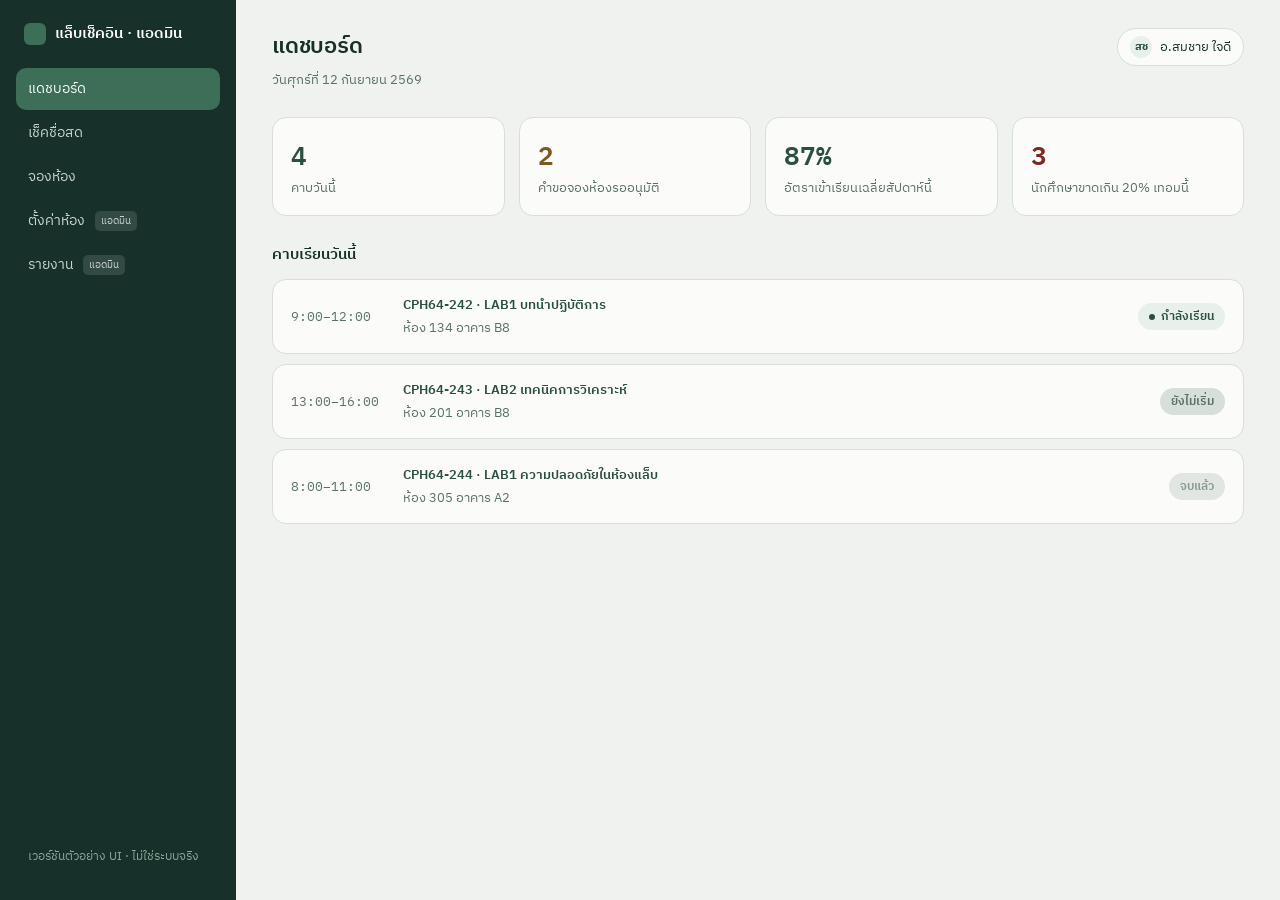
<file: docs/admin-instructor-ui-mockup.html>
<!DOCTYPE html>
<html lang="th">
<head>
<meta charset="UTF-8">
<meta name="viewport" content="width=device-width, initial-scale=1.0">
<title>UI Mockup — เว็บแอดมิน/อาจารย์</title>
<link rel="preconnect" href="https://fonts.googleapis.com">
<link href="https://fonts.googleapis.com/css2?family=IBM+Plex+Sans+Thai:wght@400;500;600;700&family=IBM+Plex+Mono:wght@500;600&display=swap" rel="stylesheet">
<style>
  :root{
    --paper:#EFF2EF; --surface:#FBFCFA; --ink:#173029; --ink-muted:#587067; --line:#D8DED9;
    --teal:#3C6E58; --teal-dark:#294F40; --teal-bg:#E7F0EA;
    --amber:#C68A2E; --amber-bg:#FBF1DE;
    --brick:#B23A2E; --brick-bg:#FBEAE7;
  }
  *{box-sizing:border-box;}
  body{
    margin:0; background:var(--paper); font-family:'IBM Plex Sans Thai', sans-serif;
    color:var(--ink); min-height:100vh;
  }
  .app{ display:flex; min-height:100vh; }

  /* Sidebar */
  .sidebar{
    width:236px; flex-shrink:0; background:var(--ink); color:var(--surface);
    padding:22px 16px; display:flex; flex-direction:column;
  }
  .brand{ display:flex; align-items:center; gap:9px; padding:0 8px 22px; }
  .brand .mark{ width:22px; height:22px; border-radius:6px; background:var(--teal); flex-shrink:0; }
  .brand span{ font-size:14.5px; font-weight:600; }
  .navitem{
    display:flex; align-items:center; gap:10px;
    padding:10px 12px; border-radius:10px; margin-bottom:2px;
    font-size:13.5px; color:#C9D6CF; cursor:pointer; border:none; background:none;
    width:100%; text-align:right; flex-direction:row-reverse; justify-content:flex-end;
    font-family:inherit;
  }
  .navitem:hover{ background:rgba(255,255,255,0.06); color:#fff; }
  .navitem.active{ background:var(--teal); color:#fff; }
  .navitem .tag{
    margin-right:auto; font-size:10px; padding:2px 6px; border-radius:5px;
    background:rgba(255,255,255,0.12); color:#C9D6CF;
  }
  .navitem.active .tag{ background:rgba(255,255,255,0.2); color:#fff; }
  .sidebar-foot{ margin-top:auto; padding:12px; font-size:11.5px; color:#8CA79B; }

  /* Main */
  .main{ flex:1; padding:28px 36px 60px; max-width:1180px; }
  .topbar{ display:flex; justify-content:space-between; align-items:flex-start; margin-bottom:26px; }
  .topbar h1{ font-size:22px; font-weight:600; margin:0 0 4px; letter-spacing:-0.01em; }
  .topbar p.date{ font-size:13px; color:var(--ink-muted); margin:0; }
  .userchip{ display:flex; align-items:center; gap:8px; background:var(--surface); border:1px solid var(--line); padding:7px 12px; border-radius:999px; font-size:13px; }
  .userchip .avatar{ width:22px; height:22px; border-radius:50%; background:var(--teal-bg); color:var(--teal-dark); display:flex; align-items:center; justify-content:center; font-size:11px; font-weight:700; }

  /* Cards / grid */
  .grid{ display:grid; grid-template-columns:repeat(auto-fit,minmax(190px,1fr)); gap:14px; margin-bottom:26px; }
  .stat{ background:var(--surface); border:1px solid var(--line); border-radius:14px; padding:16px 18px; }
  .stat .num{ font-family:'IBM Plex Mono',monospace; font-size:26px; font-weight:600; }
  .stat .lbl{ font-size:12.5px; color:var(--ink-muted); margin-top:4px; }
  .stat.teal .num{ color:var(--teal-dark); }
  .stat.amber .num{ color:#7A5A1E; }
  .stat.brick .num{ color:#7C2A21; }

  h2.section-title{ font-size:15px; font-weight:600; margin:0 0 12px; }

  .session-list{ display:flex; flex-direction:column; gap:10px; }
  .session-card{
    background:var(--surface); border:1px solid var(--line); border-radius:14px;
    padding:14px 18px; display:flex; align-items:center; gap:16px; cursor:pointer;
    transition:border-color .15s;
  }
  .session-card:hover{ border-color:var(--teal); }
  .session-card .time{ font-family:'IBM Plex Mono',monospace; font-size:13px; color:var(--ink-muted); width:96px; flex-shrink:0; }
  .session-card .info{ flex:1; }
  .session-card .code{ font-size:13px; color:var(--teal-dark); font-weight:600; }
  .session-card .room{ font-size:12.5px; color:var(--ink-muted); margin-top:2px; }

  .pill{ display:inline-flex; align-items:center; gap:6px; padding:4px 11px; border-radius:999px; font-size:12px; font-weight:600; }
  .pill.live{ background:var(--teal-bg); color:var(--teal-dark); }
  .pill.upcoming{ background:var(--line); color:var(--ink-muted); }
  .pill.done{ background:var(--line); color:var(--ink-muted); opacity:.7; }
  .pill.pending{ background:var(--amber-bg); color:#7A5A1E; }
  .pill.approved{ background:var(--teal-bg); color:var(--teal-dark); }
  .pill.rejected{ background:var(--brick-bg); color:#7C2A21; }
  .dot{ width:6px; height:6px; border-radius:50%; background:currentColor; }
  .dot.blink{ animation:blink 1.4s ease-in-out infinite; }
  @keyframes blink{ 50%{ opacity:.3; } }

  /* Table */
  table{ width:100%; border-collapse:collapse; background:var(--surface); border:1px solid var(--line); border-radius:14px; overflow:hidden; }
  thead th{ text-align:right; font-size:12px; color:var(--ink-muted); font-weight:600; padding:12px 16px; border-bottom:1px solid var(--line); background:#F4F6F4; }
  thead th:first-child{ text-align:right; }
  tbody td{ padding:12px 16px; font-size:13.5px; border-bottom:1px solid var(--line); text-align:right; }
  tbody tr:last-child td{ border-bottom:none; }
  tbody tr:hover{ background:#F7F9F7; }
  .name-cell{ text-align:right; }

  .btn{ font-family:inherit; font-size:13px; font-weight:600; padding:8px 15px; border-radius:9px; border:none; cursor:pointer; }
  .btn-primary{ background:var(--teal); color:#fff; }
  .btn-primary:hover{ background:var(--teal-dark); }
  .btn-ghost{ background:transparent; border:1.3px solid var(--line); color:var(--ink); }
  .btn-ghost:hover{ border-color:var(--teal); color:var(--teal-dark); }
  .btn-reject{ background:transparent; border:1.3px solid var(--brick); color:var(--brick); }
  .btn-sm{ padding:5px 11px; font-size:12px; border-radius:7px; }

  .toolbar{ display:flex; justify-content:space-between; align-items:center; margin-bottom:14px; gap:10px; }
  .tabs{ display:flex; gap:6px; }
  .tab{ font-family:inherit; font-size:13px; padding:8px 14px; border-radius:9px; border:none; background:none; color:var(--ink-muted); cursor:pointer; }
  .tab.active{ background:var(--ink); color:#fff; }

  .select, .input{
    font-family:inherit; font-size:13px; padding:9px 12px; border-radius:9px;
    border:1px solid var(--line); background:var(--surface); color:var(--ink);
  }

  .booking-card{ background:var(--surface); border:1px solid var(--line); border-radius:14px; padding:16px 18px; display:flex; align-items:center; gap:16px; margin-bottom:10px; }
  .booking-card .meta{ flex:1; }
  .booking-card .room{ font-size:14px; font-weight:600; }
  .booking-card .time{ font-size:12.5px; color:var(--ink-muted); margin-top:3px; }
  .booking-card .who{ font-size:12px; color:var(--ink-muted); margin-top:3px; }
  .booking-actions{ display:flex; gap:8px; }

  .card{ background:var(--surface); border:1px solid var(--line); border-radius:14px; padding:20px; }
  .form-row{ display:flex; flex-direction:column; gap:6px; margin-bottom:14px; }
  .form-row label{ font-size:12.5px; color:var(--ink-muted); font-weight:600; }
  .form-grid{ display:grid; grid-template-columns:1fr 1fr; gap:14px; }

  .radius-preview{ display:flex; align-items:center; gap:18px; margin-top:8px; }
  .radius-preview svg{ flex-shrink:0; }

  .toast{
    position:fixed; bottom:24px; left:50%; transform:translateX(-50%) translateY(20px);
    background:var(--ink); color:var(--surface); padding:12px 20px; border-radius:11px;
    font-size:13.5px; opacity:0; pointer-events:none; transition:all .25s ease;
  }
  .toast.show{ opacity:1; transform:translateX(-50%) translateY(0); }

  .subnote{ font-size:12px; color:var(--ink-muted); margin-top:14px; }
</style>
</head>
<body>
<div class="app">
  <div class="sidebar">
    <div class="brand"><div class="mark"></div><span>แล็บเช็คอิน · แอดมิน</span></div>
    <div id="nav"></div>
    <div class="sidebar-foot">เวอร์ชันตัวอย่าง UI · ไม่ใช่ระบบจริง</div>
  </div>
  <div class="main">
    <div class="topbar">
      <div><h1 id="pageTitle"></h1><p class="date" id="pageDate"></p></div>
      <div class="userchip"><div class="avatar">สช</div>อ.สมชาย ใจดี</div>
    </div>
    <div id="content"></div>
  </div>
</div>
<div class="toast" id="toast"></div>

<script>
const pages = {
  dashboard: { title:'แดชบอร์ด', tag:null },
  live: { title:'เช็คชื่อสด', tag:null },
  booking: { title:'จองห้อง', tag:null },
  locations: { title:'ตั้งค่าห้อง', tag:'แอดมิน' },
  reports: { title:'รายงาน', tag:'แอดมิน' },
};

const nav = document.getElementById('nav');
Object.entries(pages).forEach(([key,val])=>{
  const b = document.createElement('button');
  b.className='navitem'; b.dataset.key=key;
  b.innerHTML = (val.tag ? `<span class="tag">${val.tag}</span>` : '') + `<span>${val.title}</span>`;
  b.onclick=()=>render(key);
  nav.appendChild(b);
});

function setActive(key){
  [...nav.children].forEach(b=>b.classList.toggle('active', b.dataset.key===key));
  document.getElementById('pageTitle').textContent = pages[key].title;
  document.getElementById('pageDate').textContent = 'วันศุกร์ที่ 12 กันยายน 2569';
}

function toast(msg){
  const t = document.getElementById('toast');
  t.textContent = msg; t.classList.add('show');
  setTimeout(()=>t.classList.remove('show'), 2200);
}

function qrPattern(){
  // placeholder QR-like checkerboard, not a real scannable code
  let cells = '';
  const seed = [1,0,1,1,0,1,0,0,1,1,0,1,1,0,0,1,0,1,1,0,1,0,0,1,1,1,0,1,0,1,1,0,0,1,1,0,1,0,1,1,0,0,1,1,0,1,1,0,1,0,0,1,0,1,1,1,0,0,1,1,0,1,0,1];
  const n = 8;
  seed.forEach((v,i)=>{
    const x = (i%n)*14, y = Math.floor(i/n)*14;
    if(v) cells += `<rect x="${x}" y="${y}" width="14" height="14" fill="#173029"/>`;
  });
  return `<svg width="112" height="112" viewBox="0 0 112 112">${cells}
    <rect x="0" y="0" width="28" height="28" fill="none" stroke="#173029" stroke-width="4"/>
    <rect x="84" y="0" width="28" height="28" fill="none" stroke="#173029" stroke-width="4"/>
    <rect x="0" y="84" width="28" height="28" fill="none" stroke="#173029" stroke-width="4"/>
  </svg>`;
}

function showQR(roomLabel){
  document.getElementById('qrPanel').innerHTML = `
    <div class="card" style="display:flex; gap:20px; align-items:center; margin-bottom:22px;">
      <div style="background:#fff; padding:10px; border-radius:10px; border:1px solid var(--line);">${qrPattern()}</div>
      <div>
        <div style="font-size:14px; font-weight:600; margin-bottom:4px;">QR ประจำ ${roomLabel}</div>
        <div style="font-size:12.5px; color:var(--ink-muted); line-height:1.6;">พิมพ์แล้วติดไว้หน้าห้องได้เลย ไม่ต้องเปลี่ยนทุกคาบ — สแกนแล้วเปิดแอปตรงเข้าห้องนี้ทันที (ยังต้องตรวจตำแหน่ง+สแกนหน้าตามปกติ)</div>
        <button class="btn btn-ghost btn-sm" style="margin-top:10px;" onclick="toast('ดาวน์โหลดไฟล์ QR แล้ว')">ดาวน์โหลด</button>
      </div>
    </div>`;
}

function render(key){
  setActive(key);
  const el = document.getElementById('content');
  if(key==='dashboard') el.innerHTML = dashboardHTML();
  if(key==='live') el.innerHTML = liveHTML();
  if(key==='booking'){ el.innerHTML = bookingHTML('pending'); wireBookingTabs(); }
  if(key==='locations') el.innerHTML = locationsHTML();
  if(key==='reports') el.innerHTML = reportsHTML();
  if(key==='locations') wireRadiusSlider();
}

function dashboardHTML(){
  return `
    <div class="grid">
      <div class="stat teal"><div class="num">4</div><div class="lbl">คาบวันนี้</div></div>
      <div class="stat amber"><div class="num">2</div><div class="lbl">คำขอจองห้องรออนุมัติ</div></div>
      <div class="stat teal"><div class="num">87%</div><div class="lbl">อัตราเข้าเรียนเฉลี่ยสัปดาห์นี้</div></div>
      <div class="stat brick"><div class="num">3</div><div class="lbl">นักศึกษาขาดเกิน 20% เทอมนี้</div></div>
    </div>
    <h2 class="section-title">คาบเรียนวันนี้</h2>
    <div class="session-list">
      <div class="session-card" onclick="render('live')">
        <div class="time">9:00–12:00</div>
        <div class="info"><div class="code">CPH64-242 · LAB1 บทนำปฏิบัติการ</div><div class="room">ห้อง 134 อาคาร B8</div></div>
        <span class="pill live"><span class="dot blink"></span>กำลังเรียน</span>
      </div>
      <div class="session-card">
        <div class="time">13:00–16:00</div>
        <div class="info"><div class="code">CPH64-243 · LAB2 เทคนิคการวิเคราะห์</div><div class="room">ห้อง 201 อาคาร B8</div></div>
        <span class="pill upcoming">ยังไม่เริ่ม</span>
      </div>
      <div class="session-card">
        <div class="time">8:00–11:00</div>
        <div class="info"><div class="code">CPH64-244 · LAB1 ความปลอดภัยในห้องแล็บ</div><div class="room">ห้อง 305 อาคาร A2</div></div>
        <span class="pill done">จบแล้ว</span>
      </div>
    </div>`;
}

function liveHTML(){
  const students = [
    ['กมลชนก ศรีสุข','65010123','9:04 น.','ปกติ',null],
    ['ธนกร วงศ์ไพศาล','65010145','9:06 น.','ปกติ',null],
    ['ปวีณ์นุช ทองดี','65010167','9:19 น.','สาย',null],
    ['ศุภกร แดงสด','65010189','9:22 น.','สาย',null],
    ['อริสา บุญมาก','—','—','ขาด','absent'],
  ];
  const rows = students.map(s=>`
    <tr>
      <td class="name-cell">${s[0]}</td><td>${s[1]}</td><td>${s[2]}</td>
      <td><span class="pill ${s[3]==='ปกติ'?'approved':s[3]==='สาย'?'pending':'rejected'}">${s[3]}</span></td>
      <td>${s[4]==='absent' ? '<button class="btn btn-ghost btn-sm" onclick="toast(\'บันทึกเช็คชื่อมือแล้ว\')">เช็คชื่อมือ</button>' : ''}</td>
    </tr>`).join('');
  return `
    <div class="card" style="margin-bottom:18px; display:flex; justify-content:space-between; align-items:center;">
      <div>
        <div style="font-size:13px;color:var(--ink-muted);margin-bottom:2px;">CPH64-242 · LAB1 บทนำปฏิบัติการ</div>
        <div style="font-size:16px;font-weight:600;">ห้อง 134 อาคาร B8 · 9:00–12:00 น.</div>
      </div>
      <span class="pill live"><span class="dot blink"></span>กำลังเรียน · อัปเดตล่าสุด 9:31 น.</span>
    </div>
    <div class="grid">
      <div class="stat teal"><div class="num">10</div><div class="lbl">เข้าเรียนปกติ</div></div>
      <div class="stat amber"><div class="num">5</div><div class="lbl">เข้าเรียนสาย</div></div>
      <div class="stat brick"><div class="num">2</div><div class="lbl">ขาดเรียน</div></div>
    </div>
    <table>
      <thead><tr><th>ชื่อ-นามสกุล</th><th>รหัสนักศึกษา</th><th>เวลาเช็คชื่อ</th><th>สถานะ</th><th></th></tr></thead>
      <tbody>${rows}</tbody>
    </table>`;
}

function bookingHTML(activeTab){
  const pending = `
    <div class="booking-card">
      <span class="pill pending">ตารางปกติ</span>
      <div class="meta"><div class="room">ห้อง 201 อาคาร B8 · จ. 9:00–12:00 น.</div><div class="time">รายสัปดาห์ ถึง 15 ธ.ค. 2569</div><div class="who">ขอโดย อ.สมชาย ใจดี</div></div>
      <div class="booking-actions"><button class="btn btn-primary btn-sm" onclick="toast('อนุมัติคำขอแล้ว')">อนุมัติ</button><button class="btn btn-reject btn-sm" onclick="toast('ปฏิเสธคำขอแล้ว')">ปฏิเสธ</button></div>
    </div>
    <div class="booking-card">
      <span class="pill pending">ซ่อม/นัดพิเศษ</span>
      <div class="meta"><div class="room">ห้อง 134 อาคาร B8 · พฤ. 18 ก.ย. 13:00–15:00 น.</div><div class="time">ครั้งเดียว</div><div class="who">ขอโดย อ.วิภาวี ศรีสมบัติ</div></div>
      <div class="booking-actions"><button class="btn btn-primary btn-sm" onclick="toast('อนุมัติคำขอแล้ว')">อนุมัติ</button><button class="btn btn-reject btn-sm" onclick="toast('ปฏิเสธคำขอแล้ว')">ปฏิเสธ</button></div>
    </div>`;
  const approved = `
    <div class="booking-card">
      <span class="pill approved">ตารางปกติ</span>
      <div class="meta"><div class="room">ห้อง 134 อาคาร B8 · ศ. 9:00–12:00 น.</div><div class="time">รายสัปดาห์ ถึง 15 ธ.ค. 2569</div><div class="who">ขอโดย อ.สมชาย ใจดี</div></div>
    </div>`;
  const rejected = `
    <div class="booking-card">
      <span class="pill rejected">ซ่อม/นัดพิเศษ</span>
      <div class="meta"><div class="room">ห้อง 305 อาคาร A2 · อ. 22 ก.ย. 13:00–15:00 น.</div><div class="time">ครั้งเดียว — เหตุผล: ห้องชนกับคาบอื่น</div><div class="who">ขอโดย อ.ปิยะ รุ่งเรือง</div></div>
    </div>`;
  const map = { pending, approved, rejected };
  return `
    <div class="toolbar">
      <div class="tabs">
        <button class="tab ${activeTab==='pending'?'active':''}" data-tab="pending">รออนุมัติ (2)</button>
        <button class="tab ${activeTab==='approved'?'active':''}" data-tab="approved">อนุมัติแล้ว</button>
        <button class="tab ${activeTab==='rejected'?'active':''}" data-tab="rejected">ปฏิเสธ</button>
      </div>
      <button class="btn btn-primary" onclick="toast('เปิดฟอร์มจองห้องใหม่')">+ จองห้องใหม่</button>
    </div>
    <div id="bookingList">${map[activeTab]}</div>`;
}

function wireBookingTabs(){
  document.querySelectorAll('.tab').forEach(t=>{
    t.onclick = ()=>{
      document.querySelectorAll('.tab').forEach(x=>x.classList.remove('active'));
      t.classList.add('active');
      document.getElementById('bookingList').innerHTML = bookingHTML(t.dataset.tab).match(/<div id="bookingList">([\s\S]*)<\/div>$/)[1];
    };
  });
}

function locationsHTML(){
  return `
    <div style="display:flex; justify-content:flex-end; margin-bottom:14px;">
      <button class="btn btn-primary" onclick="toast('เปิดฟอร์มเพิ่มห้องใหม่')">+ เพิ่มห้องใหม่</button>
    </div>
    <table style="margin-bottom:22px;">
      <thead><tr><th>ชื่อห้อง</th><th>ตึก</th><th>พิกัด</th><th>รัศมี</th><th>QR ประจำห้อง</th><th></th></tr></thead>
      <tbody>
        <tr><td class="name-cell">ห้อง 134</td><td>B8</td><td>13.7563, 100.5018</td><td>30 ม.</td><td><button class="btn btn-ghost btn-sm" onclick="showQR('ห้อง 134 อาคาร B8')">ดู QR</button></td><td><button class="btn btn-ghost btn-sm">แก้ไข</button></td></tr>
        <tr><td class="name-cell">ห้อง 201</td><td>B8</td><td>13.7565, 100.5020</td><td>25 ม.</td><td><button class="btn btn-ghost btn-sm" onclick="showQR('ห้อง 201 อาคาร B8')">ดู QR</button></td><td><button class="btn btn-ghost btn-sm">แก้ไข</button></td></tr>
        <tr><td class="name-cell">ห้อง 305</td><td>A2</td><td>13.7590, 100.4990</td><td>20 ม.</td><td><button class="btn btn-ghost btn-sm" onclick="showQR('ห้อง 305 อาคาร A2')">ดู QR</button></td><td><button class="btn btn-ghost btn-sm">แก้ไข</button></td></tr>
      </tbody>
    </table>
    <div id="qrPanel"></div>
    <h2 class="section-title">เพิ่ม/แก้ไขห้อง</h2>
    <div class="card">
      <div class="form-grid">
        <div class="form-row"><label>ชื่อห้อง</label><input class="input" value="ห้อง 134"></div>
        <div class="form-row"><label>อาคาร</label><input class="input" value="B8"></div>
        <div class="form-row"><label>Latitude</label><input class="input" value="13.7563"></div>
        <div class="form-row"><label>Longitude</label><input class="input" value="100.5018"></div>
      </div>
      <div class="form-row">
        <label>รัศมีโซนสแกน: <span id="radiusVal">30</span> เมตร</label>
        <input type="range" id="radiusSlider" min="10" max="100" value="30" style="accent-color:#3C6E58;">
      </div>
      <div class="radius-preview">
        <svg width="120" height="120" viewBox="0 0 120 120">
          <circle cx="60" cy="60" r="50" fill="#E7F0EA" stroke="#3C6E58" stroke-width="1.5" id="radiusCircle"/>
          <circle cx="60" cy="60" r="4" fill="#3C6E58"/>
        </svg>
        <p class="subnote" style="margin-top:0;">ตัวอย่างขนาดรัศมีเทียบกับจุดปักหมุด (ไม่ใช่มาตราส่วนจริง)</p>
      </div>
      <div style="margin-top:16px;"><button class="btn btn-primary" onclick="toast('บันทึกห้องแล้ว')">บันทึก</button></div>
    </div>`;
}

function wireRadiusSlider(){
  const slider = document.getElementById('radiusSlider');
  if(!slider) return;
  slider.oninput = ()=>{
    document.getElementById('radiusVal').textContent = slider.value;
    const r = 15 + (slider.value/100)*45;
    document.getElementById('radiusCircle').setAttribute('r', r);
  };
}

function reportsHTML(){
  return `
    <div class="toolbar">
      <div style="display:flex; gap:10px;">
        <select class="select"><option>CPH64-242 · LAB1</option><option>CPH64-243 · LAB2</option></select>
        <select class="select"><option>เทอม 1/2569</option><option>เทอม 2/2568</option></select>
      </div>
      <button class="btn btn-ghost">ส่งออก Excel</button>
    </div>
    <div class="grid">
      <div class="stat teal"><div class="num">88%</div><div class="lbl">อัตราเข้าเรียนเฉลี่ย</div></div>
      <div class="stat teal"><div class="num">12</div><div class="lbl">คาบทั้งหมดเทอมนี้</div></div>
      <div class="stat brick"><div class="num">2</div><div class="lbl">นักศึกษาขาดเกิน 20%</div></div>
    </div>
    <table style="margin-bottom:26px;">
      <thead><tr><th>ชื่อ-นามสกุล</th><th>% เข้าเรียน</th><th>ปกติ</th><th>สาย</th><th>ขาด</th></tr></thead>
      <tbody>
        <tr><td class="name-cell">กมลชนก ศรีสุข</td><td>100%</td><td>12</td><td>0</td><td>0</td></tr>
        <tr><td class="name-cell">ธนกร วงศ์ไพศาล</td><td>92%</td><td>10</td><td>1</td><td>1</td></tr>
        <tr><td class="name-cell">อริสา บุญมาก</td><td>67%</td><td>6</td><td>2</td><td>4</td></tr>
      </tbody>
    </table>
    <h2 class="section-title">รายชื่อนักศึกษาประจำปี</h2>
    <div class="card" style="display:flex; justify-content:space-between; align-items:center;">
      <div>
        <div style="font-size:13.5px; font-weight:600; margin-bottom:2px;">สร้างไฟล์รายชื่อแยกตามกลุ่มเรียน</div>
        <div style="font-size:12.5px; color:var(--ink-muted);">อัปโหลดเข้า Google Drive Pro โดยอัตโนมัติ</div>
      </div>
      <div style="display:flex; gap:8px; align-items:center;">
        <select class="select"><option>ปีการศึกษา 2569</option><option>ปีการศึกษา 2568</option></select>
        <button class="btn btn-primary" onclick="toast('กำลังสร้างไฟล์และอัปโหลดขึ้น Google Drive...')">สร้าง/ดาวน์โหลด</button>
      </div>
    </div>`;
}

render('dashboard');
</script>
</body>
</html>
</file>
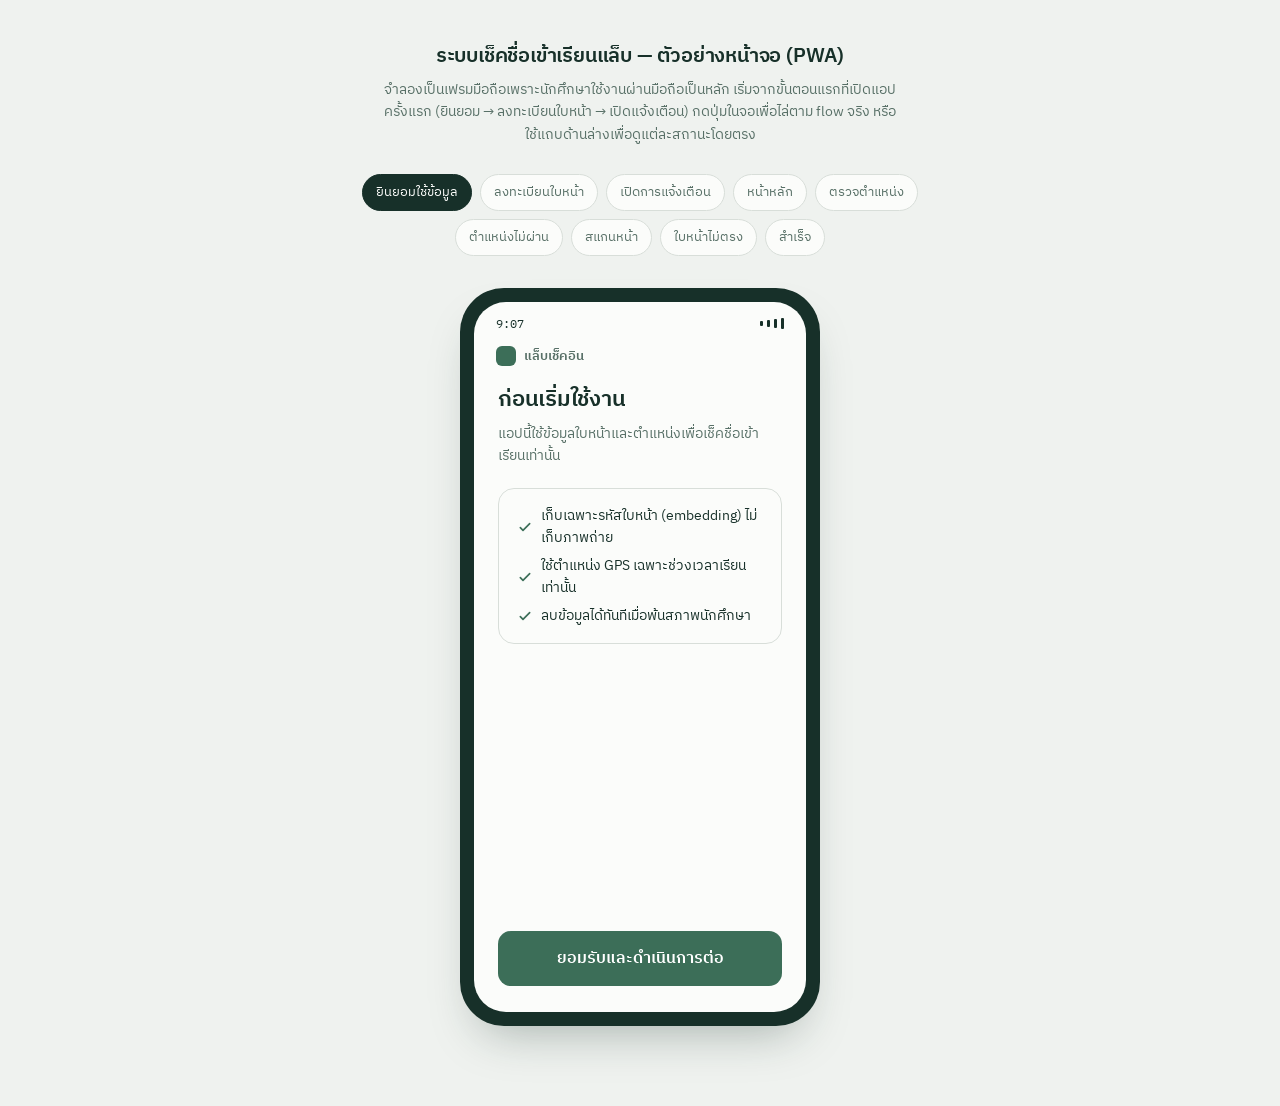
<file: docs/pwa-checkin-ui-mockup.html>
<!DOCTYPE html>
<html lang="th">
<head>
<meta charset="UTF-8">
<meta name="viewport" content="width=device-width, initial-scale=1.0">
<title>UI Mockup — ระบบเช็คชื่อเข้าเรียนแล็บ</title>
<link rel="preconnect" href="https://fonts.googleapis.com">
<link href="https://fonts.googleapis.com/css2?family=IBM+Plex+Sans+Thai:wght@400;500;600;700&family=IBM+Plex+Mono:wght@500;600&display=swap" rel="stylesheet">
<style>
  :root{
    --paper:#EFF2EF;
    --surface:#FBFCFA;
    --ink:#173029;
    --ink-muted:#587067;
    --line:#D8DED9;
    --teal:#3C6E58;
    --teal-dark:#294F40;
    --teal-bg:#E7F0EA;
    --amber:#C68A2E;
    --amber-bg:#FBF1DE;
    --brick:#B23A2E;
    --brick-bg:#FBEAE7;
  }
  *{box-sizing:border-box;}
  body{
    margin:0;
    background:var(--paper);
    font-family:'IBM Plex Sans Thai', sans-serif;
    color:var(--ink);
    min-height:100vh;
    display:flex;
    flex-direction:column;
    align-items:center;
    padding:40px 16px 80px;
  }
  .intro{
    max-width:520px;
    text-align:center;
    margin-bottom:28px;
  }
  .intro h1{
    font-size:20px;
    font-weight:600;
    margin:0 0 6px;
    letter-spacing:-0.01em;
  }
  .intro p{
    font-size:14px;
    color:var(--ink-muted);
    line-height:1.6;
    margin:0;
  }
  .nav-picker{
    display:flex;
    flex-wrap:wrap;
    gap:8px;
    justify-content:center;
    max-width:640px;
    margin-bottom:32px;
  }
  .nav-picker button{
    font-family:inherit;
    font-size:12.5px;
    padding:7px 13px;
    border-radius:999px;
    border:1px solid var(--line);
    background:var(--surface);
    color:var(--ink-muted);
    cursor:pointer;
    transition:border-color .15s ease, color .15s ease;
  }
  .nav-picker button:hover{ border-color:var(--teal); color:var(--teal-dark); }
  .nav-picker button.active{
    background:var(--ink);
    border-color:var(--ink);
    color:var(--surface);
  }
  .nav-picker button:focus-visible, button:focus-visible{
    outline:2px solid var(--teal);
    outline-offset:2px;
  }

  /* Phone frame */
  .phone{
    width:360px;
    max-width:92vw;
    height:740px;
    max-height:82vh;
    background:var(--ink);
    border-radius:44px;
    padding:14px;
    box-shadow:0 24px 48px -20px rgba(23,48,41,0.35);
  }
  .screen{
    position:relative;
    width:100%;
    height:100%;
    background:var(--surface);
    border-radius:32px;
    overflow:hidden;
    display:flex;
    flex-direction:column;
  }
  .statusbar{
    display:flex;
    justify-content:space-between;
    align-items:center;
    padding:14px 22px 6px;
    font-family:'IBM Plex Mono', monospace;
    font-size:12px;
    color:var(--ink);
    flex-shrink:0;
  }
  .statusbar .dots{ display:flex; gap:4px; align-items:center; }
  .statusbar .bar{ width:3px; background:var(--ink); border-radius:1px; }
  .statusbar .b1{height:5px;} .statusbar .b2{height:7px;} .statusbar .b3{height:9px;} .statusbar .b4{height:11px;}

  .app-header{
    display:flex;
    align-items:center;
    gap:8px;
    padding:8px 22px 4px;
    flex-shrink:0;
  }
  .app-header .mark{
    width:20px; height:20px;
    border-radius:6px;
    background:var(--teal);
    flex-shrink:0;
  }
  .app-header span{
    font-size:13px;
    font-weight:600;
    color:var(--ink-muted);
  }

  .content{
    flex:1;
    padding:14px 24px 26px;
    display:flex;
    flex-direction:column;
    overflow-y:auto;
  }

  /* Step indicator */
  .steps{
    display:flex;
    align-items:center;
    gap:6px;
    margin:6px 0 22px;
  }
  .steps .seg{ flex:1; height:2px; background:var(--line); }
  .steps .seg.done{ background:var(--teal); }
  .steps .dot{
    width:10px; height:10px;
    border-radius:50%;
    border:2px solid var(--line);
    background:var(--surface);
    flex-shrink:0;
  }
  .steps .dot.done{ background:var(--teal); border-color:var(--teal); }
  .steps .dot.active{ border-color:var(--teal); box-shadow:0 0 0 3px var(--teal-bg); }
  .steps .dot.warn{ border-color:var(--amber); box-shadow:0 0 0 3px var(--amber-bg); }
  .steps .dot.fail{ border-color:var(--brick); box-shadow:0 0 0 3px var(--brick-bg); }

  h2.headline{
    font-size:22px;
    font-weight:600;
    line-height:1.35;
    margin:0 0 8px;
    letter-spacing:-0.01em;
  }
  p.sub{
    font-size:14px;
    color:var(--ink-muted);
    line-height:1.6;
    margin:0 0 20px;
  }

  .card{
    background:var(--teal-bg);
    border-radius:16px;
    padding:16px 18px;
    margin-bottom:16px;
  }
  .card .code{ font-size:13px; color:var(--teal-dark); font-weight:600; margin-bottom:4px; }
  .card .title{ font-size:16px; font-weight:600; margin-bottom:10px; }
  .card .row{ display:flex; align-items:center; gap:8px; font-size:13.5px; color:var(--ink); margin-top:6px; }
  .card .row svg{ flex-shrink:0; }

  .banner{
    display:flex; align-items:center; gap:8px;
    border-radius:12px;
    padding:10px 14px;
    font-size:13px;
    margin-bottom:18px;
  }
  .banner.amber{ background:var(--amber-bg); color:#7A5A1E; }
  .banner.brick{ background:var(--brick-bg); color:#7C2A21; }
  .banner.teal{ background:var(--teal-bg); color:var(--teal-dark); }

  .spacer{ flex:1; }

  .btn{
    display:block;
    width:100%;
    font-family:inherit;
    font-size:15.5px;
    font-weight:600;
    padding:15px 18px;
    border-radius:13px;
    border:none;
    cursor:pointer;
    text-align:center;
  }
  .btn-primary{ background:var(--teal); color:#fff; }
  .btn-primary:hover{ background:var(--teal-dark); }
  .btn-ghost{
    background:transparent;
    color:var(--teal-dark);
    border:1.5px solid var(--line);
    margin-top:10px;
  }
  .btn-ghost:hover{ border-color:var(--teal); }

  /* Visuals */
  .visual{
    display:flex;
    align-items:center;
    justify-content:center;
    margin:14px 0 26px;
  }

  .pulse-ring{
    position:relative;
    width:150px; height:150px;
    display:flex; align-items:center; justify-content:center;
  }
  .pulse-ring .core{
    width:64px; height:64px;
    border-radius:50%;
    background:var(--teal);
    display:flex; align-items:center; justify-content:center;
    z-index:2;
  }
  .pulse-ring .ring{
    position:absolute;
    border-radius:50%;
    border:2px solid var(--teal);
    opacity:0;
    animation:ripple 2.2s ease-out infinite;
  }
  .pulse-ring .ring.r2{ animation-delay:0.7s; }
  .pulse-ring .ring.r3{ animation-delay:1.4s; }
  @keyframes ripple{
    0%{ width:64px; height:64px; opacity:.55; }
    100%{ width:150px; height:150px; opacity:0; }
  }

  .fail-badge{
    width:64px; height:64px;
    border-radius:50%;
    background:var(--brick-bg);
    display:flex; align-items:center; justify-content:center;
  }

  .scan-frame{
    position:relative;
    width:170px; height:170px;
    border-radius:24px;
    background:var(--teal-bg);
    display:flex; align-items:center; justify-content:center;
  }
  .scan-frame .corner{
    position:absolute;
    width:22px; height:22px;
    border:3px solid var(--teal);
  }
  .scan-frame .tl{ top:-3px; left:-3px; border-right:none; border-bottom:none; border-radius:10px 0 0 0;}
  .scan-frame .tr{ top:-3px; right:-3px; border-left:none; border-bottom:none; border-radius:0 10px 0 0;}
  .scan-frame .bl{ bottom:-3px; left:-3px; border-right:none; border-top:none; border-radius:0 0 0 10px;}
  .scan-frame .br{ bottom:-3px; right:-3px; border-left:none; border-top:none; border-radius:0 0 10px 0;}
  .scan-frame .scanline{
    position:absolute;
    left:10px; right:10px;
    height:2px;
    background:var(--teal);
    animation:scan 1.6s ease-in-out infinite;
  }
  @keyframes scan{
    0%,100%{ top:20px; opacity:.9; }
    50%{ top:150px; opacity:.4; }
  }

  .success-badge{
    width:76px; height:76px;
    border-radius:50%;
    background:var(--teal);
    display:flex; align-items:center; justify-content:center;
  }
  .fail-badge svg, .success-badge svg{ width:34px; height:34px; }

  .ring-timer{
    position:relative;
    width:180px; height:180px;
    display:flex; align-items:center; justify-content:center;
  }
  .ring-timer svg{ transform:rotate(-90deg); }
  .ring-timer .bg{ fill:none; stroke:var(--line); stroke-width:10; }
  .ring-timer .fg{ fill:none; stroke:var(--teal); stroke-width:10; stroke-linecap:round; transition:stroke-dashoffset 1s linear; }
  .ring-timer .label{
    position:absolute;
    display:flex; flex-direction:column; align-items:center;
  }
  .ring-timer .time{ font-family:'IBM Plex Mono', monospace; font-size:30px; font-weight:600; }
  .ring-timer .unit{ font-size:12px; color:var(--ink-muted); margin-top:2px; }

  .pill{
    display:inline-flex; align-items:center; gap:6px;
    padding:5px 12px;
    border-radius:999px;
    font-size:12.5px;
    font-weight:600;
  }
  .pill.ontime{ background:var(--teal-bg); color:var(--teal-dark); }
  .pill.late{ background:var(--amber-bg); color:#7A5A1E; }
  .pill-dot{ width:6px; height:6px; border-radius:50%; background:currentColor; }

  .meta-row{
    display:flex; justify-content:space-between;
    font-size:13px; padding:10px 0;
    border-bottom:1px solid var(--line);
  }
  .meta-row span:first-child{ color:var(--ink-muted); }
  .meta-row span:last-child{ font-weight:600; }

  .ping-list{ display:flex; gap:6px; margin-top:14px; }
  .ping-list .tick{
    flex:1; height:6px; border-radius:4px; background:var(--line);
  }
  .ping-list .tick.ok{ background:var(--teal); }

  .demo-note{
    font-size:11.5px; color:var(--ink-muted);
    text-align:center; margin-top:10px;
  }

  @media (prefers-reduced-motion: reduce){
    .pulse-ring .ring, .scan-frame .scanline{ animation:none; }
  }
</style>
</head>
<body>

  <div class="intro">
    <h1>ระบบเช็คชื่อเข้าเรียนแล็บ — ตัวอย่างหน้าจอ (PWA)</h1>
    <p>จำลองเป็นเฟรมมือถือเพราะนักศึกษาใช้งานผ่านมือถือเป็นหลัก เริ่มจากขั้นตอนแรกที่เปิดแอปครั้งแรก (ยินยอม → ลงทะเบียนใบหน้า → เปิดแจ้งเตือน) กดปุ่มในจอเพื่อไล่ตาม flow จริง หรือใช้แถบด้านล่างเพื่อดูแต่ละสถานะโดยตรง</p>
  </div>

  <div class="nav-picker" id="navPicker"></div>

  <div class="phone">
    <div class="screen">
      <div class="statusbar">
        <span id="clock">9:07</span>
        <div class="dots">
          <div class="bar b1"></div><div class="bar b2"></div><div class="bar b3"></div><div class="bar b4"></div>
        </div>
      </div>
      <div class="app-header"><div class="mark"></div><span>แล็บเช็คอิน</span></div>
      <div class="content" id="screenContent"></div>
    </div>
  </div>

<script>
const screens = {
  consent: { label: 'ยินยอมใช้ข้อมูล', step: null },
  enroll: { label: 'ลงทะเบียนใบหน้า', step: null },
  setup: { label: 'เปิดการแจ้งเตือน', step: null },
  home: { label: 'หน้าหลัก', step: null },
  checking: { label: 'ตรวจตำแหน่ง', step: 0 },
  rejectLocation: { label: 'ตำแหน่งไม่ผ่าน', step: 0 },
  scanning: { label: 'สแกนหน้า', step: 1 },
  rejectFace: { label: 'ใบหน้าไม่ตรง', step: 1 },
  success: { label: 'สำเร็จ', step: 2 },
};

const nav = document.getElementById('navPicker');
Object.entries(screens).forEach(([key, val]) => {
  const b = document.createElement('button');
  b.textContent = val.label;
  b.onclick = () => render(key);
  b.dataset.key = key;
  nav.appendChild(b);
});

function setActiveNav(key){
  [...nav.children].forEach(b => b.classList.toggle('active', b.dataset.key === key));
}

function stepIndicator(activeIndex, state){
  // state: 'active' | 'done' | 'warn' | 'fail'  applies to activeIndex; earlier indices are done
  const labelsCount = 3;
  let html = '<div class="steps">';
  for(let i=0;i<labelsCount;i++){
    if(i>0) html += `<div class="seg ${i<=activeIndex ? 'done':''}"></div>`;
    let cls = 'dot';
    if(i < activeIndex) cls += ' done';
    else if(i === activeIndex) cls += ' ' + (state === 'fail' ? 'fail' : state === 'warn' ? 'warn' : state === 'done' ? 'done' : 'active');
    html += `<div class="${cls}"></div>`;
  }
  html += '</div>';
  return html;
}

const pinIcon = `<svg width="15" height="15" viewBox="0 0 24 24" fill="none" stroke="currentColor" stroke-width="2"><path d="M12 22s7-7.58 7-13A7 7 0 0 0 5 9c0 5.42 7 13 7 13z"/><circle cx="12" cy="9" r="2.5"/></svg>`;
const clockIcon = `<svg width="15" height="15" viewBox="0 0 24 24" fill="none" stroke="currentColor" stroke-width="2"><circle cx="12" cy="12" r="9"/><path d="M12 7v5l3.5 2"/></svg>`;
const checkIcon = `<svg viewBox="0 0 24 24" fill="none" stroke="#fff" stroke-width="2.5" stroke-linecap="round" stroke-linejoin="round"><path d="M5 13l4 4L19 7"/></svg>`;
const xIcon = `<svg viewBox="0 0 24 24" fill="none" stroke="#B23A2E" stroke-width="2.5" stroke-linecap="round"><path d="M18 6L6 18M6 6l12 12"/></svg>`;
const faceIcon = `<svg width="46" height="46" viewBox="0 0 24 24" fill="none" stroke="#3C6E58" stroke-width="1.6"><circle cx="12" cy="9" r="4.2"/><path d="M5 20c1.2-3.2 4-5 7-5s5.8 1.8 7 5"/></svg>`;
function checkIconSmall(){ return `<svg width="16" height="16" viewBox="0 0 24 24" fill="none" stroke="#3C6E58" stroke-width="2.5" stroke-linecap="round" stroke-linejoin="round" style="flex-shrink:0;"><path d="M5 13l4 4L19 7"/></svg>`; }

function courseCard(){
  return `
    <div class="card">
      <div class="code">CPH64-242 · LAB1</div>
      <div class="title">บทนำปฏิบัติการ</div>
      <div class="row">${pinIcon}<span>ห้อง 134 อาคาร B8</span></div>
      <div class="row">${clockIcon}<span>9:00–12:00 น.</span></div>
    </div>`;
}

function render(key){
  setActiveNav(key);
  const el = document.getElementById('screenContent');
  const s = screens[key];
  let html = '';

  const onboarding = ['consent','enroll','setup','home'];
  if(!onboarding.includes(key)) html += stepIndicator(s.step,
    key==='rejectLocation'||key==='rejectFace' ? 'fail' :
    key==='success' ? 'done' : 'active');

  if(key === 'consent'){
    html += `<h2 class="headline">ก่อนเริ่มใช้งาน</h2>
      <p class="sub">แอปนี้ใช้ข้อมูลใบหน้าและตำแหน่งเพื่อเช็คชื่อเข้าเรียนเท่านั้น</p>
      <div class="card" style="background:var(--surface); border:1px solid var(--line);">
        <div class="row" style="margin-top:0;">${checkIconSmall()}<span>เก็บเฉพาะรหัสใบหน้า (embedding) ไม่เก็บภาพถ่าย</span></div>
        <div class="row">${checkIconSmall()}<span>ใช้ตำแหน่ง GPS เฉพาะช่วงเวลาเรียนเท่านั้น</span></div>
        <div class="row">${checkIconSmall()}<span>ลบข้อมูลได้ทันทีเมื่อพ้นสภาพนักศึกษา</span></div>
      </div>
      <div class="spacer"></div>
      <button class="btn btn-primary" onclick="render('enroll')">ยอมรับและดำเนินการต่อ</button>`;
  }

  else if(key === 'enroll'){
    html += `<h2 class="headline">ลงทะเบียนใบหน้า</h2>
      <p class="sub">จัดใบหน้าให้อยู่ในกรอบ แล้วมองตรงกล้อง (ทำครั้งเดียว)</p>
      <div class="visual"><div class="scan-frame">
        <div class="corner tl"></div><div class="corner tr"></div><div class="corner bl"></div><div class="corner br"></div>
        <div class="scanline"></div>
        ${faceIcon}
      </div></div>
      <div class="spacer"></div>
      <p class="demo-note">กำลังบันทึกข้อมูลใบหน้า…</p>`;
    setTimeout(() => { if(document.querySelector('.nav-picker .active').dataset.key==='enroll') render('setup'); }, 2000);
  }

  else if(key === 'setup'){
    html += `<h2 class="headline">เปิดการแจ้งเตือน</h2>
      <p class="sub">รับการแจ้งเตือนก่อนถึงคาบเรียน 10 นาที จะได้ไม่พลาดเช็คชื่อ</p>
      <div class="banner amber">สำหรับ iPhone: กด "แชร์" แล้วเลือก "เพิ่มไปยังหน้าจอโฮม" ก่อน จึงจะรับการแจ้งเตือนได้</div>
      <div class="spacer"></div>
      <button class="btn btn-primary" onclick="render('home')">เปิดการแจ้งเตือน</button>
      <button class="btn btn-ghost" onclick="render('home')">ข้ามไปก่อน</button>`;
  }

  else if(key === 'home'){
    html += courseCard();
    html += `<div class="banner amber">เหลือเวลาเข้าเรียนแบบไม่นับสาย 8 นาที</div>`;
    html += `<div class="spacer"></div>`;
    html += `<button class="btn btn-primary" onclick="render('checking')">เช็คชื่อตอนนี้</button>`;
  }

  else if(key === 'checking'){
    html += `<h2 class="headline">กำลังตรวจสอบตำแหน่ง</h2>
      <p class="sub">เทียบตำแหน่งของคุณกับห้อง 134 อาคาร B8</p>
      <div class="visual"><div class="pulse-ring">
        <div class="ring r1"></div><div class="ring r2"></div><div class="ring r3"></div>
        <div class="core">${pinIcon.replace('currentColor','#fff').replace('width="15" height="15"','width="26" height="26"')}</div>
      </div></div>
      <div class="spacer"></div>
      <p class="demo-note">จะไปหน้าสแกนหน้าอัตโนมัติเมื่อยืนยันตำแหน่งได้</p>`;
    setTimeout(() => { if(document.querySelector('.nav-picker .active').dataset.key==='checking') render('scanning'); }, 1800);
  }

  else if(key === 'rejectLocation'){
    html += `<h2 class="headline">อยู่นอกพื้นที่ที่กำหนด</h2>
      <p class="sub">คุณอยู่ห่างจากห้อง 134 อาคาร B8 ประมาณ 85 เมตร ต้องอยู่ในระยะไม่เกิน 30 เมตรจึงจะเช็คชื่อได้</p>
      <div class="visual"><div class="fail-badge">${xIcon}</div></div>
      <div class="spacer"></div>
      <button class="btn btn-primary" onclick="render('checking')">ลองใหม่อีกครั้ง</button>`;
  }

  else if(key === 'scanning'){
    html += `<h2 class="headline">สแกนใบหน้า</h2>
      <p class="sub">จัดใบหน้าให้อยู่ในกรอบ แล้วมองตรงกล้อง</p>
      <div class="visual"><div class="scan-frame">
        <div class="corner tl"></div><div class="corner tr"></div><div class="corner bl"></div><div class="corner br"></div>
        <div class="scanline"></div>
        ${faceIcon}
      </div></div>
      <div class="spacer"></div>
      <p class="demo-note">กำลังยืนยันตัวตน…</p>`;
    setTimeout(() => { if(document.querySelector('.nav-picker .active').dataset.key==='scanning') render('success'); }, 2000);
  }

  else if(key === 'rejectFace'){
    html += `<h2 class="headline">ยืนยันใบหน้าไม่สำเร็จ</h2>
      <p class="sub">ระบบไม่สามารถจับคู่ใบหน้ากับข้อมูลที่ลงทะเบียนไว้ได้ ลองอีกครั้งในที่ที่มีแสงสว่างเพียงพอ</p>
      <div class="visual"><div class="fail-badge">${xIcon}</div></div>
      <div class="spacer"></div>
      <button class="btn btn-primary" onclick="render('scanning')">ลองใหม่อีกครั้ง</button>
      <button class="btn btn-ghost" onclick="render('home')">แจ้งอาจารย์ประจำแล็บ</button>`;
  }

  else if(key === 'success'){
    html += `<div class="visual"><div class="success-badge">${checkIcon}</div></div>
      <h2 class="headline" style="text-align:center">เช็คชื่อสำเร็จ</h2>
      <p class="sub" style="text-align:center">
        <span class="pill ontime"><span class="pill-dot"></span>เข้าเรียนตรงเวลา</span>
      </p>
      <div class="meta-row"><span>เวลาเช็คชื่อ</span><span>9:07 น.</span></div>
      <div class="meta-row"><span>รายวิชา</span><span>CPH64-242 · LAB1</span></div>
      <div class="meta-row"><span>ห้อง</span><span>134 อาคาร B8</span></div>
      <div class="spacer"></div>
      <button class="btn btn-primary" onclick="render('home')">กลับไปหน้าหลัก</button>`;
  }

  el.innerHTML = html;
}

render('consent');
</script>
</body>
</html>
</file>
